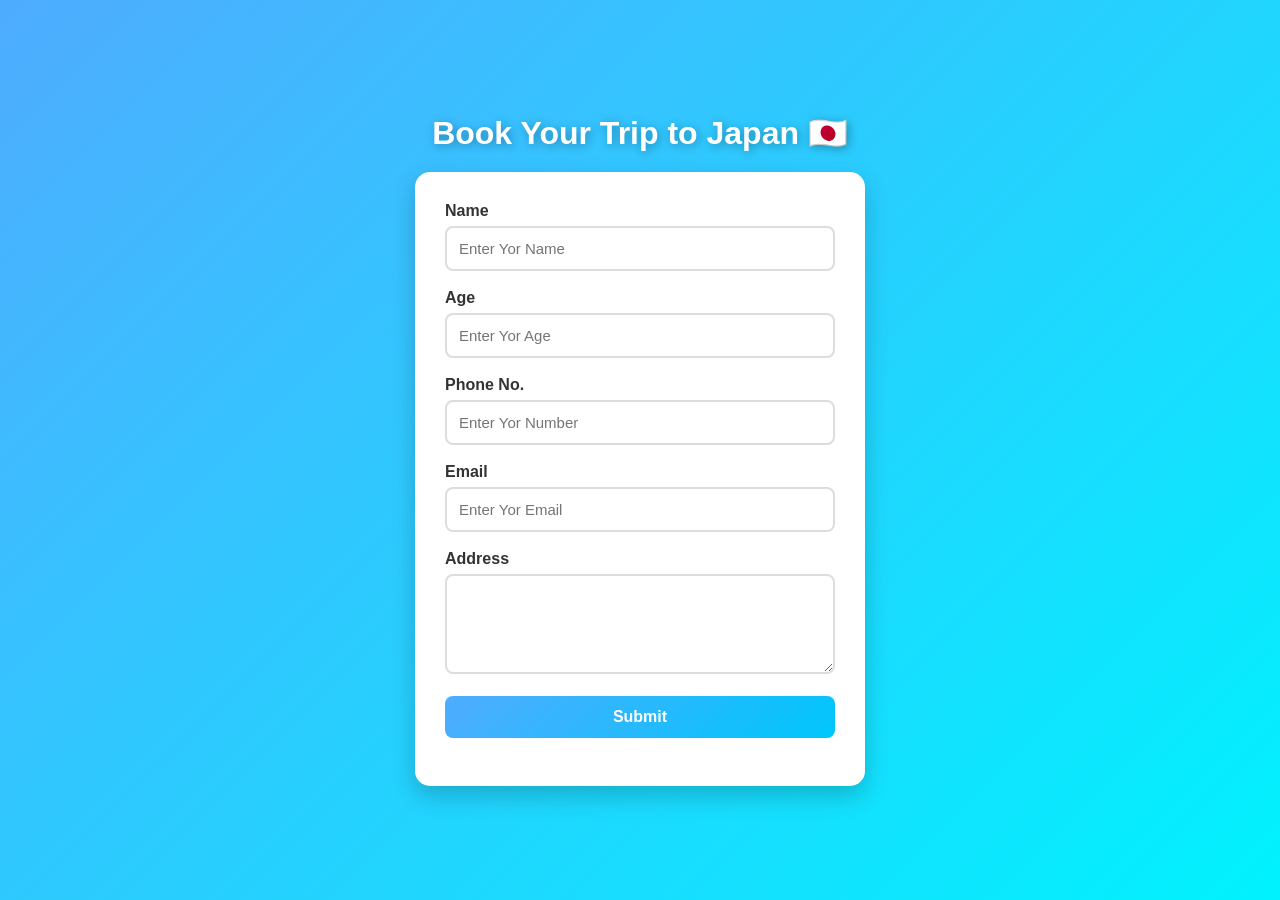
<file: Project 3/index.html>
<!DOCTYPE html>
<html lang="en">
<head>
    <meta charset="UTF-8">
    <meta name="viewport" content="width=device-width, initial-scale=1.0">
    <title>TravelStud.com - Book your travel to Japan</title>
    <link rel="stylesheet" href="style.css">
</head>
<body>
    <h2>Book Your Trip to Japan 🇯🇵</h2>
    <form action="">
        <div>
            <label for="name">Name</label>
            <input id="name" type="text" placeholder="Enter Yor Name"> 
        </div>
         <div>
            <label for="age">Age</label>
            <input id="age" type="number" placeholder="Enter Yor Age"> 
        </div>
         <div>
            <label for="phone">Phone No.</label>
            <input id="phone" type="phone" placeholder="Enter Yor Number"> 
        </div>
         <div>
            <label for="email">Email</label>
            <input id="email" type="email" placeholder="Enter Yor Email"> 
        </div>
        <div>
            <label for="add">Address</label>
            <textarea name="Address" id="add"></textarea>
        </div>
        <div>
            <button type="submit">Submit</button>
        </div>
            
    </form>
    
</body>
</html>
</file>
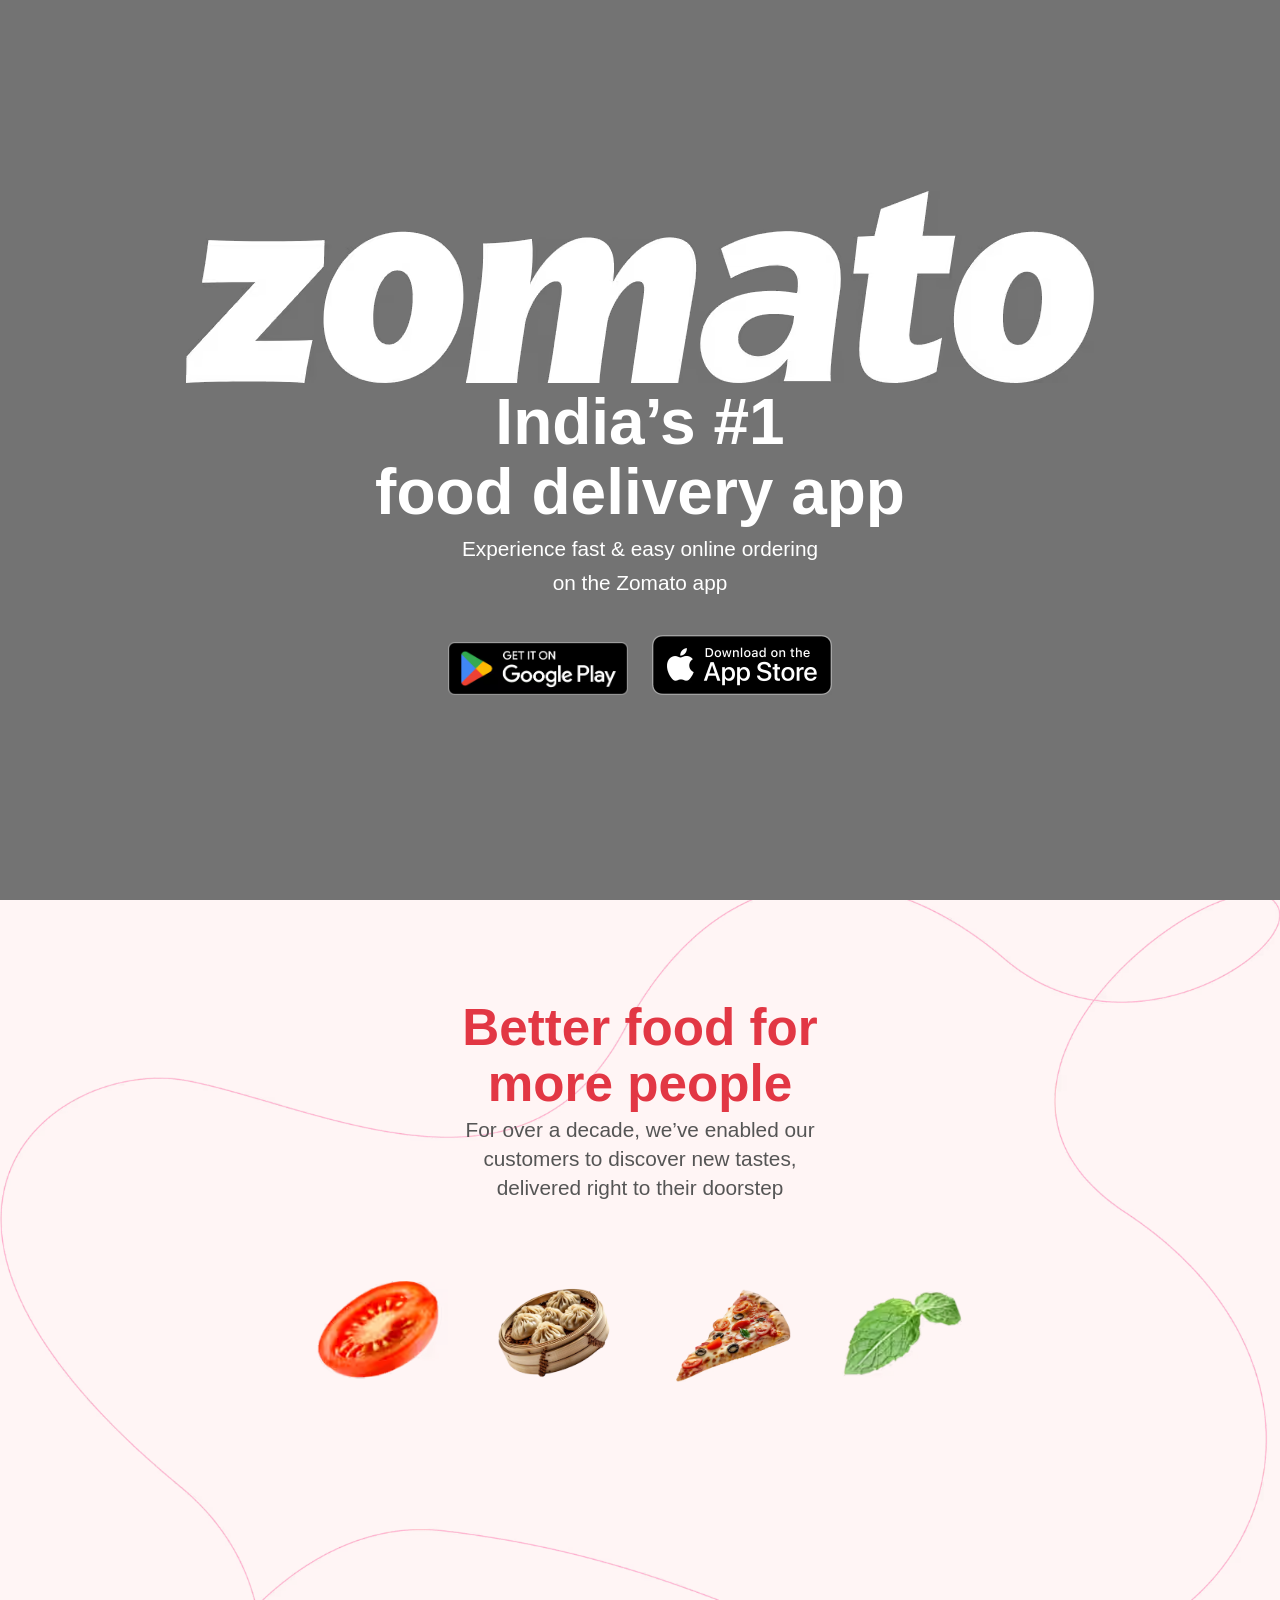
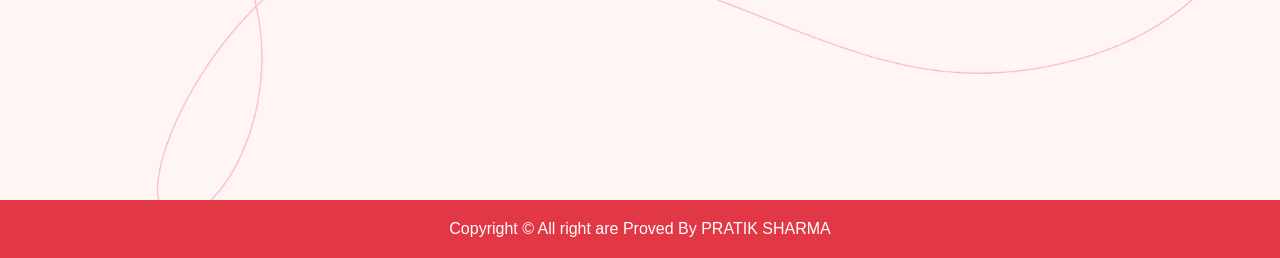
<file: Real Project 1/index.html>
<!DOCTYPE html>
<html lang="en">

<head>
    <meta charset="UTF-8">
    <meta name="viewport" content="width=device-width, initial-scale=1.0">
    <title>Zomato - Order Food From Anywhere</title>
    <link rel="stylesheet" href="style.css">
</head>

<body>
    <header>
        <!-- Add this video as a background video  -->
        <video autoplay muted loop playsinline>
            <source src="video.mp4" type="video/mp4">
        </video>
        <section>
            <!-- Add logo.png  -->
            <div><img src="./logo.png" alt="Zomato logo"></div>
        </section>
        <section>
            <div>
                <h1>India’s #1</h1>
            </div>
            <div>
                <h1>food delivery app</h1>
            </div>
        </section>
        <section>
            <div>
                <p>Experience fast & easy online ordering</p>
            </div>
            <div>
                <p>on the Zomato app</p>
            </div>
        </section>
        <section>
            <img src="./logo2.png" alt="Google Play Logo">
            <img src="./logo3.png" alt="App Store Logo">
        </section>
    </header>

    <main>
        <!-- Add background image in it  -->
        <img src="./bg.png" alt="Background Image">
        <section>
            <div>
                <h1>Better food for</h1>
            </div>
            <div>
                <h1>more people</h1>
            </div>
        </section>
        <section>
            <div>
                <p>For over a decade, we’ve enabled our</p>
            </div>
            <div>
                <p>customers to discover new tastes,</p>
            </div>
            <div>
                <p>delivered right to their doorstep</p>
            </div>
        </section>
        <section>
            <!-- Add images in Midium-Small size in around the text  -->
            <img src="tomoato.png" alt="tomoato image">
            <img src="momo.png" alt="momo image">
            <img src="pizza.png" alt="pizza image">
            <img src="leaf.png" alt="leaf image">
        </section>
    </main>

    <footer>
        Copyright &copy; All right are Proved By PRATIK SHARMA
    </footer>

    <script src="script.js"></script>
</body>

</html>
</file>
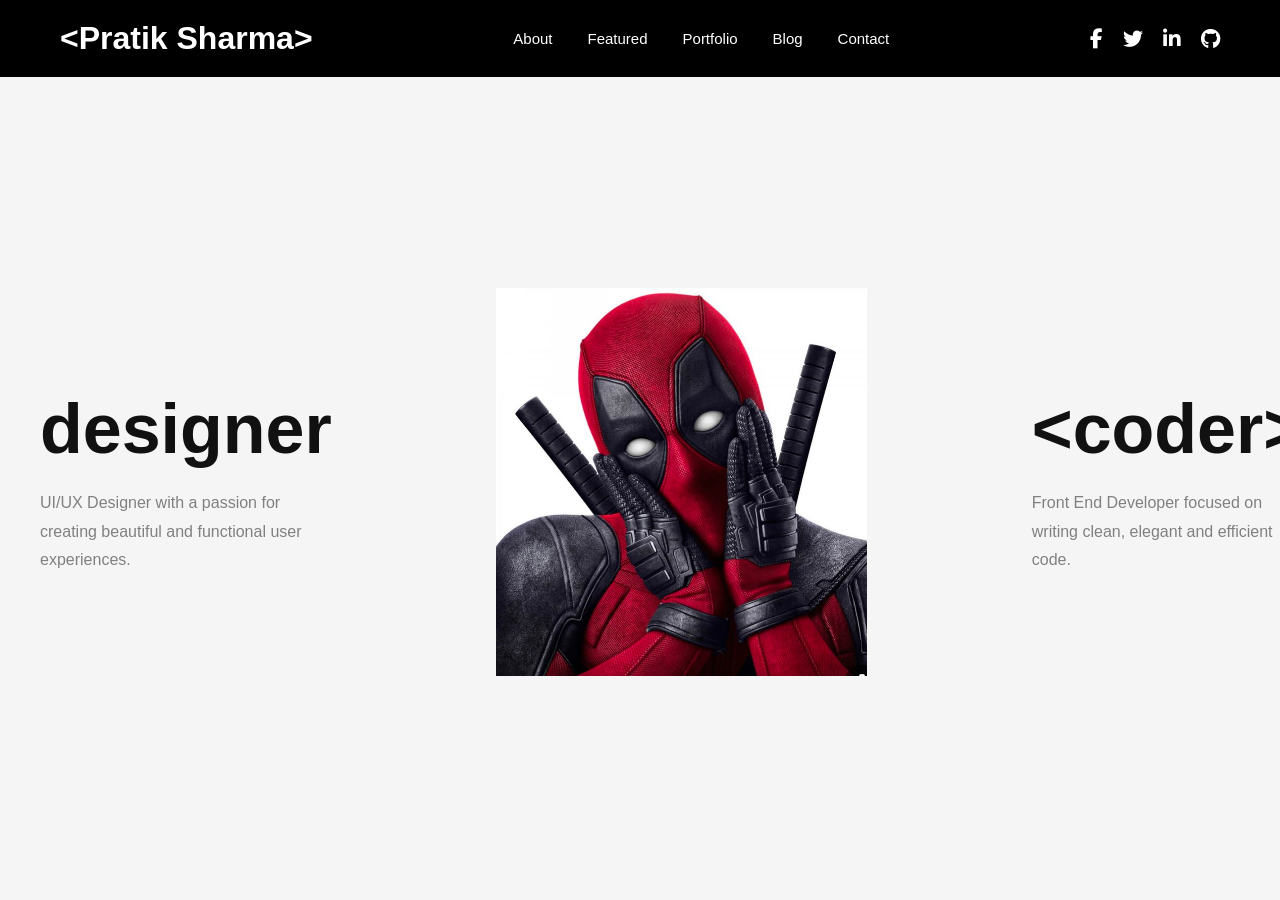
<file: Real Project 2/index.html>
<!DOCTYPE html>
<html lang="en">

<head>
    <meta charset="UTF-8">
    <meta name="viewport" content="width=device-width, initial-scale=1.0">
    <title>My Portfolio</title>

    <link rel="stylesheet" href="style.css">

    <link rel="stylesheet"
        href="https://cdnjs.cloudflare.com/ajax/libs/font-awesome/6.5.1/css/all.min.css">
</head>

<body>

    <nav>

        <div class="logo">
            <h2>&lt;Pratik Sharma&gt;</h2>
        </div>

        <ul>
            <li><a href="#">About</a></li>
            <li><a href="#">Featured</a></li>
            <li><a href="#">Portfolio</a></li>
            <li><a href="#">Blog</a></li>
            <li><a href="#">Contact</a></li>
        </ul>

        <div class="socials">
            <i class="fab fa-facebook-f"></i>
            <i class="fab fa-twitter"></i>
            <i class="fab fa-linkedin-in"></i>
            <i class="fab fa-github"></i>
        </div>

    </nav>

    <section class="hero">

        <div class="left">
            <h1>designer</h1>

            <p>
                UI/UX Designer with a passion for creating
                beautiful and functional user experiences.
            </p>
        </div>

        <div class="center">
            <img src="Deadpool.png" alt="Deadpool" class="person">
        </div>

        <div class="right">
            <h1>&lt;coder&gt;</h1>

            <p>
                Front End Developer focused on writing
                clean, elegant and efficient code.
            </p>
        </div>

    </section>

</body>

</html>
</file>
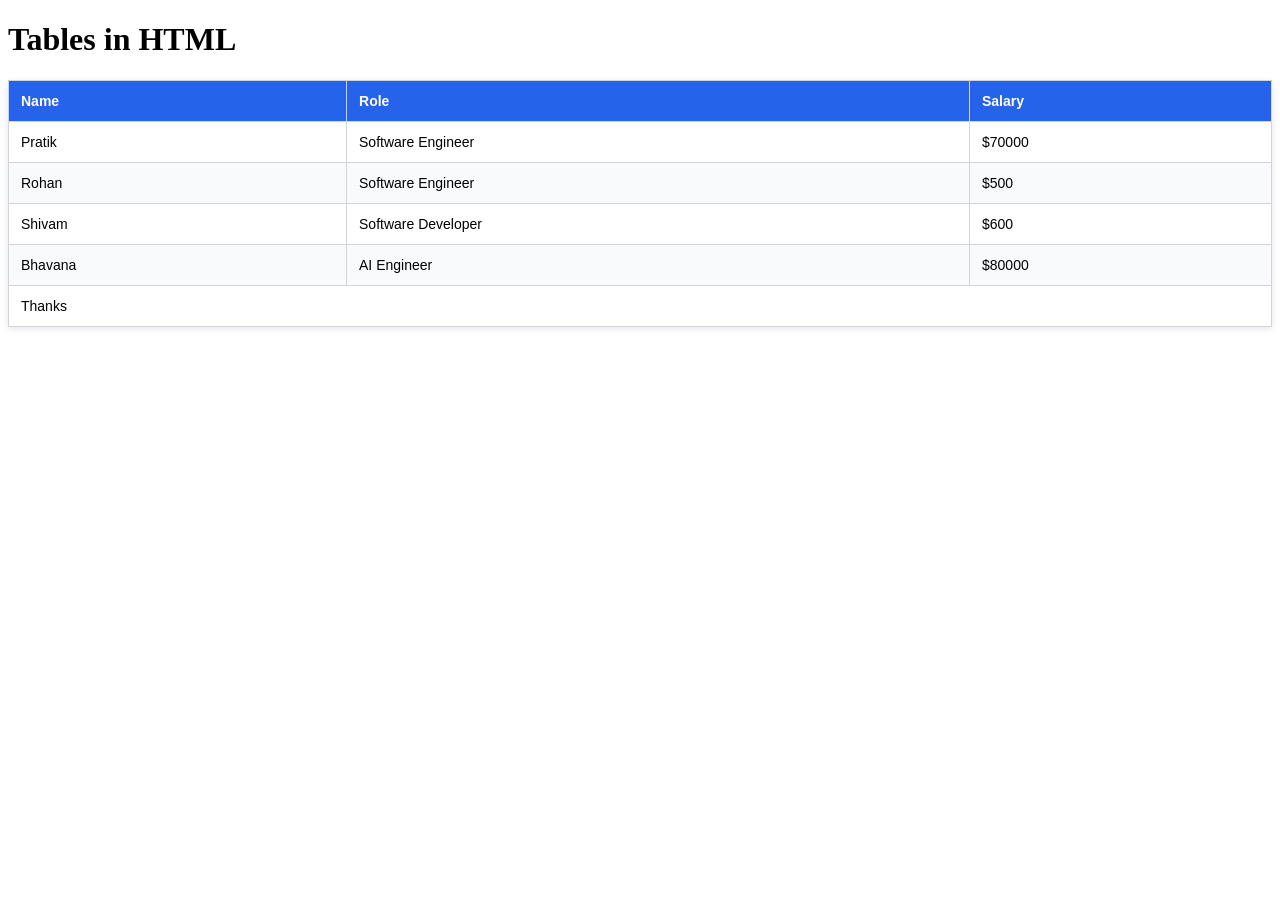
<file: Project 2/inex.html>
<!DOCTYPE html>
<html lang="en">

<head>
    <meta charset="UTF-8">
    <meta name="viewport" content="width=device-width, initial-scale=1.0">
    <title>HTML Tables</title>
    <style>
        table {
            width: 100%;
            border-collapse: collapse;
            font-family: Arial, sans-serif;
            font-size: 14px;
            background-color: #fff;
            box-shadow: 0 2px 8px rgba(0, 0, 0, 0.1);
        }

        th {
            background-color: #2563eb;
            color: white;
            text-align: left;
            padding: 12px;
            font-weight: 600;
        }

        td {
            padding: 12px;
            border-bottom: 1px solid #e5e7eb;
        }

        tr:nth-child(even) {
            background-color: #f8fafc;
        }

        tr:hover {
            background-color: #eef4ff;
            transition: background-color 0.2s ease;
        }

        table,
        th,
        td {
            border: 1px solid #d1d5db;
        }

        caption {
            caption-side: top;
            font-size: 18px;
            font-weight: bold;
            margin-bottom: 10px;
            color: #111827;
        }
    </style>
</head>

<body>
    <h1>Tables in HTML</h1>
    <table>
        <!-- Head of the body -->
        <thead>
            <tr>
                <th>Name</th>
                <th>Role</th>
                <th>Salary</th>
            </tr>
        </thead>

        <!-- Body of the table  -->
        <tbody>
            <tr>
                <td>Pratik</td>
                <td>Software Engineer</td>
                <td>$70000</td>
            </tr>
            <tr>
                <td>Rohan</td>
                <td>Software Engineer</td>
                <td>$500</td>
            </tr>
            <tr>
                <td>Shivam</td>
                <td>Software Developer</td>
                <td>$600</td>
            </tr>
            <tr>
                <td>Bhavana</td>
                <td>AI Engineer</td>
                <td>$80000</td>
            </tr>
            <tr>
                <td colspan="3" >Thanks</td>
            </tr>
        </tbody>
    </table>

</body>

</html>
</file>
<file: Project 3/style.css>
/* Reset */
* {
    margin: 0;
    padding: 0;
    box-sizing: border-box;
}

/* Body Styling */
body {
    font-family: Arial, sans-serif;
    background: linear-gradient(135deg, #4facfe, #00f2fe);
    min-height: 100vh;
    display: flex;
    flex-direction: column;
    justify-content: center;
    align-items: center;
    padding: 20px;
}

/* Heading */
h2 {
    color: white;
    font-size: 2rem;
    margin-bottom: 20px;
    text-align: center;
    text-shadow: 2px 2px 10px rgba(0, 0, 0, 0.3);
}

/* Form Card */
form {
    background-color: white;
    width: 100%;
    max-width: 450px;
    padding: 30px;
    border-radius: 15px;
    box-shadow: 0 10px 25px rgba(0, 0, 0, 0.2);
}

/* Form Groups */
form div {
    margin-bottom: 18px;
}

/* Labels */
label {
    display: block;
    margin-bottom: 6px;
    font-weight: bold;
    color: #333;
}

/* Inputs & Textarea */
input,
textarea {
    width: 100%;
    padding: 12px;
    border: 2px solid #ddd;
    border-radius: 8px;
    font-size: 15px;
    transition: 0.3s;
}

/* Focus Effect */
input:focus,
textarea:focus {
    border-color: #4facfe;
    outline: none;
    box-shadow: 0 0 8px rgba(79, 172, 254, 0.4);
}

/* Textarea */
textarea {
    min-height: 100px;
    resize: vertical;
}

/* Button */
button {
    width: 100%;
    padding: 12px;
    background: linear-gradient(135deg, #4facfe, #00c6fb);
    color: white;
    border: none;
    border-radius: 8px;
    font-size: 16px;
    font-weight: bold;
    cursor: pointer;
    transition: 0.3s;
}

/* Button Hover */
button:hover {
    transform: translateY(-2px);
    box-shadow: 0 5px 15px rgba(0, 198, 251, 0.4);
}

/* Mobile Responsive */
@media (max-width: 500px) {
    form {
        padding: 20px;
    }

    h2 {
        font-size: 1.5rem;
    }
}
</file>
<file: Real Project 1/style.css>
* {
    margin: 0;
    padding: 0;
    box-sizing: border-box;
    font-family: Arial, Helvetica, sans-serif;
}

body {
    background-color: #fff;
    overflow-x: hidden;
}

/* HEADER */

header {
    position: relative;
    height: 100vh;
    color: white;
    text-align: center;
    display: flex;
    flex-direction: column;
    justify-content: center;
    align-items: center;
    overflow: hidden;
}

/* Background Video */

header video {
    position: absolute;
    top: 0;
    left: 0;
    width: 100%;
    height: 100%;
    object-fit: cover;
    z-index: -2;
}

/* Dark Overlay */

header::before {
    content: "";
    position: absolute;
    inset: 0;
    background: rgba(0,0,0,0.55);
    z-index: -1;
}

/* Zomato Logo */

header section:first-child img {
    width: 260px;
    margin-bottom: 20px;

    /* Makes white/black logo appear red */
    filter: brightness(0) saturate(100%)
            invert(18%) sepia(96%)
            saturate(6270%) hue-rotate(351deg)
            brightness(91%) contrast(105%);
}

header h1 {
    font-size: 4rem;
    font-weight: bold;
    line-height: 1.1;
}

header p {
    font-size: 1.3rem;
    margin-top: 10px;
}

/* Play Store Buttons */

header section:last-child {
    margin-top: 30px;
}

header section:last-child img {
    width: 180px;
    margin: 10px;
    cursor: pointer;
    transition: 0.3s;
}

header section:last-child img:hover {
    transform: scale(1.08);
}

/* MAIN SECTION */

main {
    position: relative;
    min-height: 100vh;
    background: #fff5f5;
    text-align: center;
    padding: 100px 20px;
}

/* Background Image */

main > img:first-child {
    position: absolute;
    inset: 0;
    width: 100%;
    height: 100%;
    object-fit: cover;
    opacity: 0.08;
    z-index: 0;
}

main section {
    position: relative;
    z-index: 2;
}

main h1 {
    color: #e23744;
    font-size: 3.2rem;
    line-height: 1.1;
}

main p {
    font-size: 1.3rem;
    color: #555;
    margin: 5px 0;
}

/* Food Images */

main section:last-child {
    margin-top: 60px;
    display: flex;
    justify-content: center;
    gap: 35px;
    flex-wrap: wrap;
}

main section:last-child img {
    width: 140px;
    height: 140px;
    object-fit: contain;
    transition: 0.4s;
    cursor: pointer;
}

main section:last-child img:hover {
    transform: translateY(-15px) scale(1.1);
}

/* FOOTER */

footer {
    background: #e23744;
    color: white;
    text-align: center;
    padding: 20px;
    font-size: 1rem;
}

/* Animations */

.fade-up {
    opacity: 0;
    transform: translateY(50px);
    transition: all 1s ease;
}

.fade-up.show {
    opacity: 1;
    transform: translateY(0);
}

/* Responsive */

@media (max-width: 768px) {
    header h1 {
        font-size: 2.3rem;
    }

    header p {
        font-size: 1rem;
    }

    header section:last-child img {
        width: 140px;
    }

    main h1 {
        font-size: 2rem;
    }

    main p {
        font-size: 1rem;
    }

    main section:last-child img {
        width: 100px;
        height: 100px;
    }
}
</file>
<file: Real Project 2/style.css>
*{
    margin:0;
    padding:0;
    box-sizing:border-box;
    font-family:Arial, Helvetica, sans-serif;
}

body{
    background:#f5f5f5;
    overflow-x:hidden;
}

/* NAVBAR */

nav{
    background:black;
    color:white;

    display:flex;
    justify-content:space-between;
    align-items:center;

    padding:20px 60px;
}

.logo h2{
    font-size:32px;
}

nav ul{
    list-style:none;
    display:flex;
    gap:35px;
}

nav ul li a{
    color:white;
    text-decoration:none;
    font-size:15px;
}

.socials{
    display:flex;
    gap:20px;
    font-size:20px;
}

/* HERO SECTION */

.hero{
    min-height:90vh;

    display:grid;
    grid-template-columns:1fr 700px 1fr;

    align-items:center;

    padding:20px 40px;
}

/* LEFT */

.left h1{
    font-size:70px;
    color:#111;
    margin-bottom:20px;
}

.left p{
    color:gray;
    line-height:1.8;
    max-width:320px;
}

/* CENTER IMAGE */

.center{
    display:flex;
    justify-content:center;
    align-items:flex-end;
}

/* .person{
    width:700px;
    max-width:100%;
    display:block;
} */  
 .person {
    width: 470px;
    max-width: 53%;
    display: block;
}

/* RIGHT */

.right h1{
    font-size:70px;
    color:#111;
    margin-bottom:20px;
}

.right p{
    color:gray;
    line-height:1.8;
    max-width:320px;
}

/* RESPONSIVE */

@media(max-width:1100px){

    .hero{
        grid-template-columns:1fr;
        text-align:center;
        gap:40px;
    }

    .left p,
    .right p{
        margin:auto;
    }

    .person{
        width:450px;
    }

    nav{
        flex-direction:column;
        gap:20px;
    }

    nav ul{
        flex-wrap:wrap;
        justify-content:center;
    }
}

@media(max-width:600px){

    .left h1,
    .right h1{
        font-size:50px;
    }

    .person{
        width:320px;
    }

    nav{
        padding:20px;
    }
}
</file>
